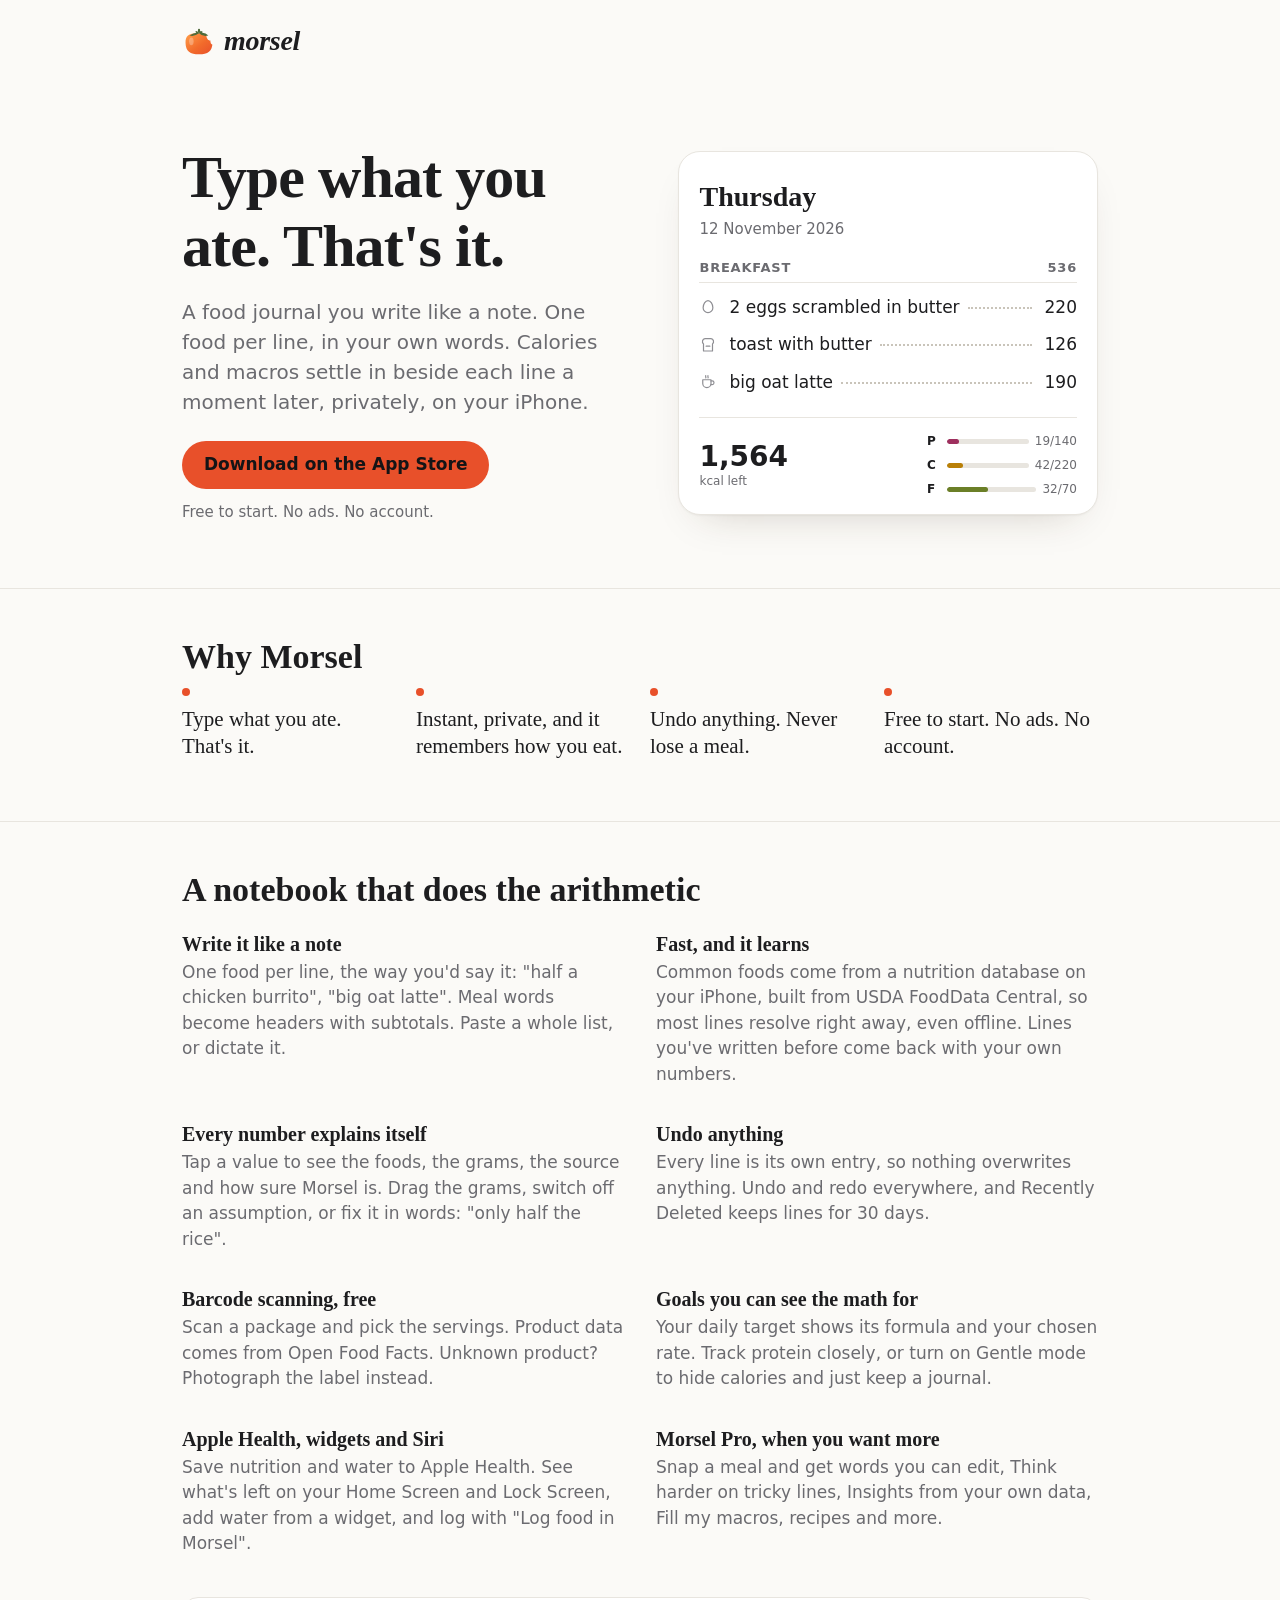
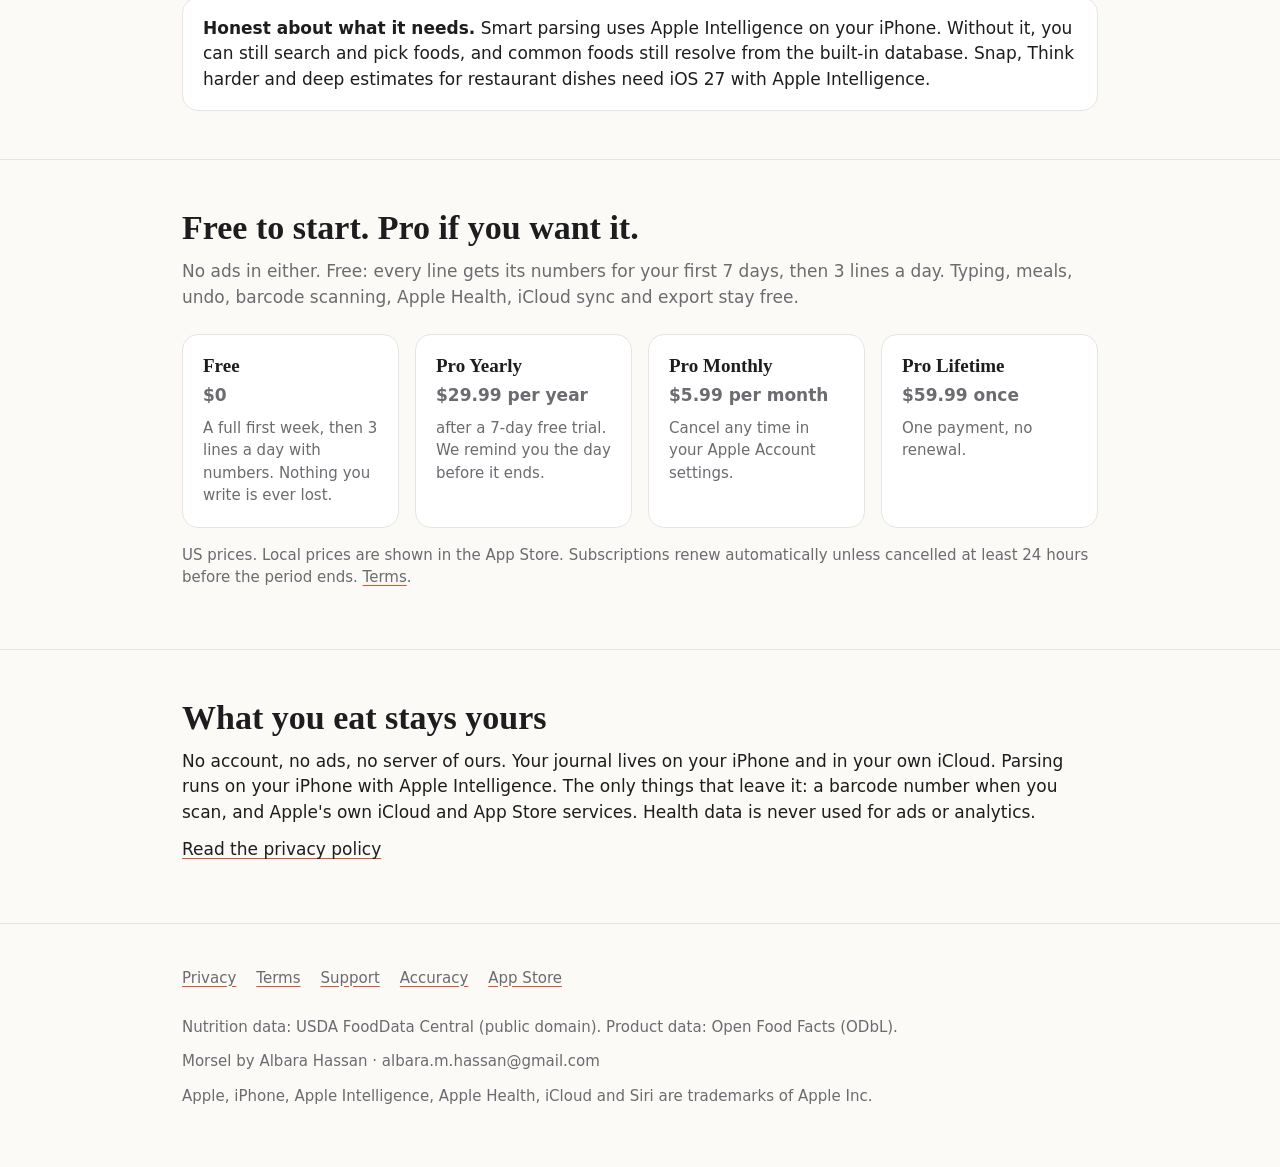
<file: index.html>
<!doctype html>
<html lang="en">
<head>
<meta charset="utf-8">
<meta name="viewport" content="width=device-width, initial-scale=1">
<title>Morsel: Food Journal</title>
<meta name="description" content="Type what you ate, like a note. Morsel finds the calories and macros privately on your iPhone. Undo anything. Free to start, no ads, no account.">
<link rel="canonical" href="https://albarahassan.github.io/morsel-web/">
<meta name="color-scheme" content="light dark">
<meta name="theme-color" content="#FBFAF7" media="(prefers-color-scheme: light)">
<meta name="theme-color" content="#151413" media="(prefers-color-scheme: dark)">
<style>
  :root {
    --paper: #FBFAF7;
    --paper-raised: #FFFFFF;
    --ink: #1D1D1F;
    --ink-2: #6B6B70;
    --ink-3: #8E8E93;
    --rule: #E8E5DF;
    --leader: #C9C4BA;
    --persimmon: #E8502A;
    --on-persimmon: #141416;
    --protein: #9E2F5E;
    --carbs: #B98008;
    --fat: #6B7F27;
    --serif: ui-serif, "New York", Georgia, "Times New Roman", serif;
    --sans: system-ui, -apple-system, "SF Pro Text", "Helvetica Neue", Arial, sans-serif;
  }
  @media (prefers-color-scheme: dark) {
    :root {
      --paper: #151413;
      --paper-raised: #1E1D1B;
      --ink: #F2F1EE;
      --ink-2: #A3A3A8;
      --ink-3: #8E8E94;
      --rule: #2B2A28;
      --leader: #57544F;
      --persimmon: #FF6A45;
      --protein: #E77AA6;
      --carbs: #F2BE4A;
      --fat: #9DB35A;
    }
  }
  *, *::before, *::after { box-sizing: border-box; }
  html { -webkit-text-size-adjust: 100%; }
  body {
    margin: 0;
    background: var(--paper);
    color: var(--ink);
    font: 17px/1.5 var(--sans);
    overflow-wrap: break-word;
  }
  a { color: inherit; text-decoration-color: var(--persimmon); text-underline-offset: 3px; }
  a:hover { color: var(--persimmon); }
  :focus-visible { outline: 2px solid var(--persimmon); outline-offset: 3px; border-radius: 6px; }
  .skip { position: absolute; left: -999px; top: 8px; background: var(--paper-raised); padding: 8px 12px; border-radius: 8px; }
  .skip:focus { left: 16px; }
  .wrap { width: 100%; max-width: 980px; margin: 0 auto; padding: 0 16px; }
  @media (min-width: 640px) { .wrap { padding: 0 32px; } }
  h1, h2, h3 { font-family: var(--serif); font-weight: 600; line-height: 1.15; margin: 0; }
  h2 { font-size: clamp(26px, 4vw, 34px); margin-bottom: 12px; }
  h3 { font-size: 20px; margin-bottom: 4px; }
  p { margin: 0 0 12px; }
  .muted { color: var(--ink-2); }

  header.top { padding: 20px 0; }
  .brand { display: inline-flex; align-items: center; gap: 8px; text-decoration: none; }
  .brand svg { width: 34px; height: 34px; }
  .wordmark { font-family: var(--serif); font-style: italic; font-weight: 600; font-size: 28px; letter-spacing: -0.01em; }

  .hero { display: grid; gap: 40px; padding-top: 24px; padding-bottom: 56px; align-items: center; }
  @media (min-width: 860px) { .hero { grid-template-columns: 1.05fr 1fr; gap: 56px; padding-top: 48px; } }
  .hero h1 { font-size: clamp(38px, 7vw, 60px); letter-spacing: -0.015em; margin-bottom: 16px; }
  .hero .lede { font-size: 20px; color: var(--ink-2); max-width: 32em; }
  .cta { display: flex; flex-wrap: wrap; gap: 12px; align-items: center; margin-top: 24px; }
  .button {
    display: inline-flex; align-items: center; justify-content: center; min-height: 48px; padding: 0 22px;
    border-radius: 999px; background: var(--persimmon); color: var(--on-persimmon); font-weight: 600;
    text-decoration: none;
  }
  .button:hover { color: var(--on-persimmon); filter: brightness(1.05); }
  .cta small { color: var(--ink-2); font-size: 15px; }

  /* The notebook illustration */
  .notebook {
    background: var(--paper-raised); border: 1px solid var(--rule); border-radius: 22px;
    padding: 24px 20px 16px; box-shadow: 0 1px 2px rgba(0,0,0,.04), 0 18px 40px -24px rgba(60,40,20,.25);
    max-width: 440px; width: 100%; justify-self: center;
  }
  .notebook .day { font-family: var(--serif); font-weight: 600; font-size: 28px; }
  .notebook .date { color: var(--ink-2); font-size: 15px; margin-bottom: 18px; }
  .meal { font-size: 13px; font-weight: 600; letter-spacing: .06em; text-transform: uppercase; color: var(--ink-2);
    display: flex; justify-content: space-between; border-bottom: 1px solid var(--rule); padding-bottom: 4px; margin-bottom: 6px; }
  .meal span:last-child { font-variant-numeric: tabular-nums; }
  .lines { list-style: none; margin: 0 0 16px; padding: 0; }
  .line { display: grid; grid-template-columns: 22px 1fr auto; align-items: baseline; gap: 4px 8px; padding: 6px 0; }
  .line svg { width: 18px; height: 18px; align-self: center; color: var(--ink-3); }
  .line .text { display: flex; align-items: baseline; min-width: 0; }
  .line .text span { flex: 0 1 auto; }
  .line .text::after { content: ""; flex: 1 1 1em; min-width: 1em; margin: 0 2px 0 8px; border-bottom: 2px dotted var(--leader); transform: translateY(-4px); }
  .line .value { font-weight: 500; font-variant-numeric: tabular-nums; text-align: right; min-width: 3.2ch; }
  /* Values settle in once, like the app's ink settle; static with Reduce Motion. */
  @media (prefers-reduced-motion: no-preference) {
    .line .value { animation: settle .5s ease-out .2s both; }
    .line:nth-child(2) .value { animation-delay: .35s; }
    .line:nth-child(3) .value { animation-delay: .5s; }
  }
  @keyframes settle { from { opacity: .4; transform: translateY(6px); } to { opacity: 1; transform: none; } }
  .goalbar { display: flex; justify-content: space-between; align-items: center; gap: 12px; flex-wrap: wrap;
    border-top: 1px solid var(--rule); padding-top: 14px; }
  .goalbar .left { font-family: var(--sans); font-weight: 600; font-size: 28px; font-variant-numeric: tabular-nums; line-height: 1; }
  .goalbar .left small { display: block; font-size: 12px; font-weight: 500; color: var(--ink-2); margin-top: 4px; }
  .macros { display: grid; gap: 6px; font-size: 12px; font-variant-numeric: tabular-nums; min-width: 150px; }
  .macro { display: grid; grid-template-columns: 1.2em 1fr auto; gap: 6px; align-items: center; color: var(--ink-2); }
  .macro b { color: var(--ink); font-weight: 600; }
  .bar { height: 5px; background: var(--rule); border-radius: 3px; overflow: hidden; }
  .bar i { display: block; height: 100%; border-radius: 3px; }

  section { padding: 48px 0; border-top: 1px solid var(--rule); }
  .promises { display: grid; gap: 20px; }
  @media (min-width: 720px) { .promises { grid-template-columns: repeat(4, 1fr); } }
  .promise { font-family: var(--serif); font-size: 21px; line-height: 1.3; }
  .promise::before { content: ""; display: block; width: 8px; height: 8px; border-radius: 50%; background: var(--persimmon); margin-bottom: 10px; }

  .features { display: grid; gap: 24px 32px; margin-top: 24px; }
  @media (min-width: 720px) { .features { grid-template-columns: repeat(2, 1fr); } }
  .features p { color: var(--ink-2); }

  .note { background: var(--paper-raised); border: 1px solid var(--rule); border-radius: 16px; padding: 18px 20px; margin-top: 28px; }
  .note p:last-child { margin-bottom: 0; }

  .plans { display: grid; gap: 16px; margin-top: 24px; }
  @media (min-width: 720px) { .plans { grid-template-columns: repeat(4, 1fr); } }
  .plan { background: var(--paper-raised); border: 1px solid var(--rule); border-radius: 16px; padding: 20px; }
  .plan h3 { font-size: 19px; }
  .plan .price { font-size: 17px; font-weight: 600; margin: 6px 0 8px; }
  .plan p { color: var(--ink-2); font-size: 15px; margin: 0; }

  footer { border-top: 1px solid var(--rule); padding: 32px 0 48px; color: var(--ink-2); font-size: 15px; }
  footer nav { display: flex; flex-wrap: wrap; gap: 8px 20px; margin-bottom: 16px; }
  footer nav a { min-height: 44px; display: inline-flex; align-items: center; }

</style>
</head>
<body>
<a class="skip" href="#main">Skip to content</a>

<!-- The Morsel mark: a bitten persimmon (geometry from PolishKit/Brand/PersimmonMark.swift, 24-unit grid). -->
<svg width="0" height="0" style="position:absolute" aria-hidden="true" focusable="false">
  <defs>
    <linearGradient id="fruit" x1="0" y1="0" x2="1" y2="1">
      <stop offset="0" stop-color="#FF9E4A"/>
      <stop offset=".55" stop-color="#F26B2B"/>
      <stop offset="1" stop-color="#E8502A"/>
    </linearGradient>
    <mask id="bite" maskUnits="userSpaceOnUse" x="0" y="0" width="24" height="24">
      <rect width="24" height="24" fill="#fff"/>
      <circle cx="20.6" cy="8.6" r="3.3" fill="#000"/>
      <circle cx="22.4" cy="12.4" r="2.3" fill="#000"/>
      <circle cx="17.4" cy="5.9" r="2.2" fill="#000"/>
    </mask>
    <symbol id="mark" viewBox="0 0 24 24">
      <path mask="url(#bite)" fill="url(#fruit)" d="M12 6.6C19.2 6.4 21.6 8.2 21.5 13.4C21.4 19.2 18.2 21.4 12 21.4C5.8 21.4 2.6 19.2 2.5 13.4C2.4 8.2 4.8 6.4 12 6.6Z"/>
      <ellipse cx="6.6" cy="12.25" rx="1.6" ry="2.75" fill="#fff" fill-opacity=".28"/>
      <path fill="#4F6B3B" d="M12 6.6Q9.5 5.3 5.4 8.2Q8.22 9.3 12 6.6ZM12 6.6Q16.1 5.3 18.6 8.2Q14.82 9.3 12 6.6ZM12 6.6Q10.15 3.95 9.4 5.5Q11.03 7.95 12 6.6ZM12 6.6Q12.75 3.95 14.6 5.5Q13.63 7.95 12 6.6Z"/>
      <rect x="11.25" y="3.4" width="1.5" height="3" rx=".75" fill="#4F6B3B"/>
    </symbol>
  </defs>
</svg>

<header class="top">
  <div class="wrap">
    <a class="brand" href="./" aria-label="Morsel home">
      <svg aria-hidden="true" focusable="false"><use href="#mark"/></svg>
      <span class="wordmark">morsel</span>
    </a>
  </div>
</header>

<main id="main">
  <div class="wrap hero">
    <div>
      <h1>Type what you ate. That's&nbsp;it.</h1>
      <p class="lede">A food journal you write like a note. One food per line, in your own words. Calories and macros settle in beside each line a moment later, privately, on your iPhone.</p>
      <div class="cta">
        <a class="button" href="https://apps.apple.com/app/id6822028978">Download on the App Store</a>
        <small>Free to start. No ads. No account.</small>
      </div>
    </div>

    <figure class="notebook" aria-label="Illustration of a Morsel journal page: three lines with their calories in a column on the right">
      <div class="day" aria-hidden="true">Thursday</div>
      <div class="date" aria-hidden="true">12 November 2026</div>
      <div class="meal" aria-hidden="true"><span>Breakfast</span><span>536</span></div>
      <ul class="lines">
        <li class="line">
          <svg viewBox="0 0 24 24" fill="none" stroke="currentColor" stroke-width="1.6" stroke-linecap="round" aria-hidden="true"><path d="M12 3.5c3.6 0 6.5 5 6.5 9.5a6.5 6.5 0 0 1-13 0c0-4.5 2.9-9.5 6.5-9.5Z"/></svg>
          <span class="text"><span>2 eggs scrambled in butter</span></span>
          <span class="value">220</span>
        </li>
        <li class="line">
          <svg viewBox="0 0 24 24" fill="none" stroke="currentColor" stroke-width="1.6" stroke-linecap="round" stroke-linejoin="round" aria-hidden="true"><path d="M6 20V10.5A4 4 0 0 1 8 3.5h8a4 4 0 0 1 2 7V20Z"/><path d="M9.5 13.5h5"/></svg>
          <span class="text"><span>toast with butter</span></span>
          <span class="value">126</span>
        </li>
        <li class="line">
          <svg viewBox="0 0 24 24" fill="none" stroke="currentColor" stroke-width="1.6" stroke-linecap="round" stroke-linejoin="round" aria-hidden="true"><path d="M5 9h11v5a5.5 5.5 0 0 1-11 0Z"/><path d="M16 10.5h1.5a2.5 2.5 0 0 1 0 5H16"/><path d="M9 3.5c-.8 1 .8 2-0 3M12 3.5c-.8 1 .8 2 0 3"/></svg>
          <span class="text"><span>big oat latte</span></span>
          <span class="value">190</span>
        </li>
      </ul>
      <div class="goalbar" aria-hidden="true">
        <div class="left">1,564<small>kcal left</small></div>
        <div class="macros">
          <div class="macro"><b>P</b><span class="bar"><i style="width:14%;background:var(--protein)"></i></span><span>19/140</span></div>
          <div class="macro"><b>C</b><span class="bar"><i style="width:19%;background:var(--carbs)"></i></span><span>42/220</span></div>
          <div class="macro"><b>F</b><span class="bar"><i style="width:46%;background:var(--fat)"></i></span><span>32/70</span></div>
        </div>
      </div>
    </figure>
  </div>

  <section aria-labelledby="promises">
    <div class="wrap">
      <h2 id="promises">Why Morsel</h2>
      <div class="promises">
        <p class="promise">Type what you ate. That's it.</p>
        <p class="promise">Instant, private, and it remembers how you eat.</p>
        <p class="promise">Undo anything. Never lose a meal.</p>
        <p class="promise">Free to start. No ads. No account.</p>
      </div>
    </div>
  </section>

  <section aria-labelledby="features">
    <div class="wrap">
      <h2 id="features">A notebook that does the arithmetic</h2>
      <div class="features">
        <div>
          <h3>Write it like a note</h3>
          <p>One food per line, the way you'd say it: "half a chicken burrito", "big oat latte". Meal words become headers with subtotals. Paste a whole list, or dictate it.</p>
        </div>
        <div>
          <h3>Fast, and it learns</h3>
          <p>Common foods come from a nutrition database on your iPhone, built from USDA FoodData Central, so most lines resolve right away, even offline. Lines you've written before come back with your own numbers.</p>
        </div>
        <div>
          <h3>Every number explains itself</h3>
          <p>Tap a value to see the foods, the grams, the source and how sure Morsel is. Drag the grams, switch off an assumption, or fix it in words: "only half the rice".</p>
        </div>
        <div>
          <h3>Undo anything</h3>
          <p>Every line is its own entry, so nothing overwrites anything. Undo and redo everywhere, and Recently Deleted keeps lines for 30 days.</p>
        </div>
        <div>
          <h3>Barcode scanning, free</h3>
          <p>Scan a package and pick the servings. Product data comes from Open Food Facts. Unknown product? Photograph the label instead.</p>
        </div>
        <div>
          <h3>Goals you can see the math for</h3>
          <p>Your daily target shows its formula and your chosen rate. Track protein closely, or turn on Gentle mode to hide calories and just keep a journal.</p>
        </div>
        <div>
          <h3>Apple Health, widgets and Siri</h3>
          <p>Save nutrition and water to Apple Health. See what's left on your Home Screen and Lock Screen, add water from a widget, and log with "Log food in Morsel".</p>
        </div>
        <div>
          <h3>Morsel Pro, when you want more</h3>
          <p>Snap a meal and get words you can edit, Think harder on tricky lines, Insights from your own data, Fill my macros, recipes and more.</p>
        </div>
      </div>
      <div class="note">
        <p><strong>Honest about what it needs.</strong> Smart parsing uses Apple Intelligence on your iPhone. Without it, you can still search and pick foods, and common foods still resolve from the built-in database. Snap, Think harder and deep estimates for restaurant dishes need iOS 27 with Apple Intelligence.</p>
      </div>
    </div>
  </section>

  <section aria-labelledby="pricing">
    <div class="wrap">
      <h2 id="pricing">Free to start. Pro if you want it.</h2>
      <p class="muted">No ads in either. Free: every line gets its numbers for your first 7 days, then 3 lines a day. Typing, meals, undo, barcode scanning, Apple Health, iCloud sync and export stay free.</p>
      <div class="plans">
        <div class="plan">
          <h3>Free</h3>
          <p class="price">$0</p>
          <p>A full first week, then 3 lines a day with numbers. Nothing you write is ever lost.</p>
        </div>
        <div class="plan">
          <h3>Pro Yearly</h3>
          <p class="price">$29.99 per year</p>
          <p>after a 7-day free trial. We remind you the day before it ends.</p>
        </div>
        <div class="plan">
          <h3>Pro Monthly</h3>
          <p class="price">$5.99 per month</p>
          <p>Cancel any time in your Apple Account settings.</p>
        </div>
        <div class="plan">
          <h3>Pro Lifetime</h3>
          <p class="price">$59.99 once</p>
          <p>One payment, no renewal.</p>
        </div>
      </div>
      <p class="muted" style="margin-top:16px;font-size:15px">US prices. Local prices are shown in the App Store. Subscriptions renew automatically unless cancelled at least 24 hours before the period ends. <a href="https://www.apple.com/legal/internet-services/itunes/dev/stdeula/">Terms</a>.</p>
    </div>
  </section>

  <section aria-labelledby="privacy">
    <div class="wrap">
      <h2 id="privacy">What you eat stays yours</h2>
      <p>No account, no ads, no server of ours. Your journal lives on your iPhone and in your own iCloud. Parsing runs on your iPhone with Apple Intelligence. The only things that leave it: a barcode number when you scan, and Apple's own iCloud and App Store services. Health data is never used for ads or analytics.</p>
      <p><a href="privacy.html">Read the privacy policy</a></p>
    </div>
  </section>
</main>

<footer>
  <div class="wrap">
    <nav aria-label="Footer">
      <a href="privacy.html">Privacy</a>
      <a href="https://www.apple.com/legal/internet-services/itunes/dev/stdeula/">Terms</a>
      <a href="support.html">Support</a>
      <a href="accuracy.html">Accuracy</a>
      <a href="https://apps.apple.com/app/id6822028978">App Store</a>
    </nav>
    <p>Nutrition data: USDA FoodData Central (public domain). Product data: Open Food Facts (ODbL).</p>
    <p>Morsel by Albara Hassan · albara.m.hassan@gmail.com</p>
    <p>Apple, iPhone, Apple Intelligence, Apple Health, iCloud and Siri are trademarks of Apple Inc.</p>
  </div>
</footer>
</body>
</html>
</file>
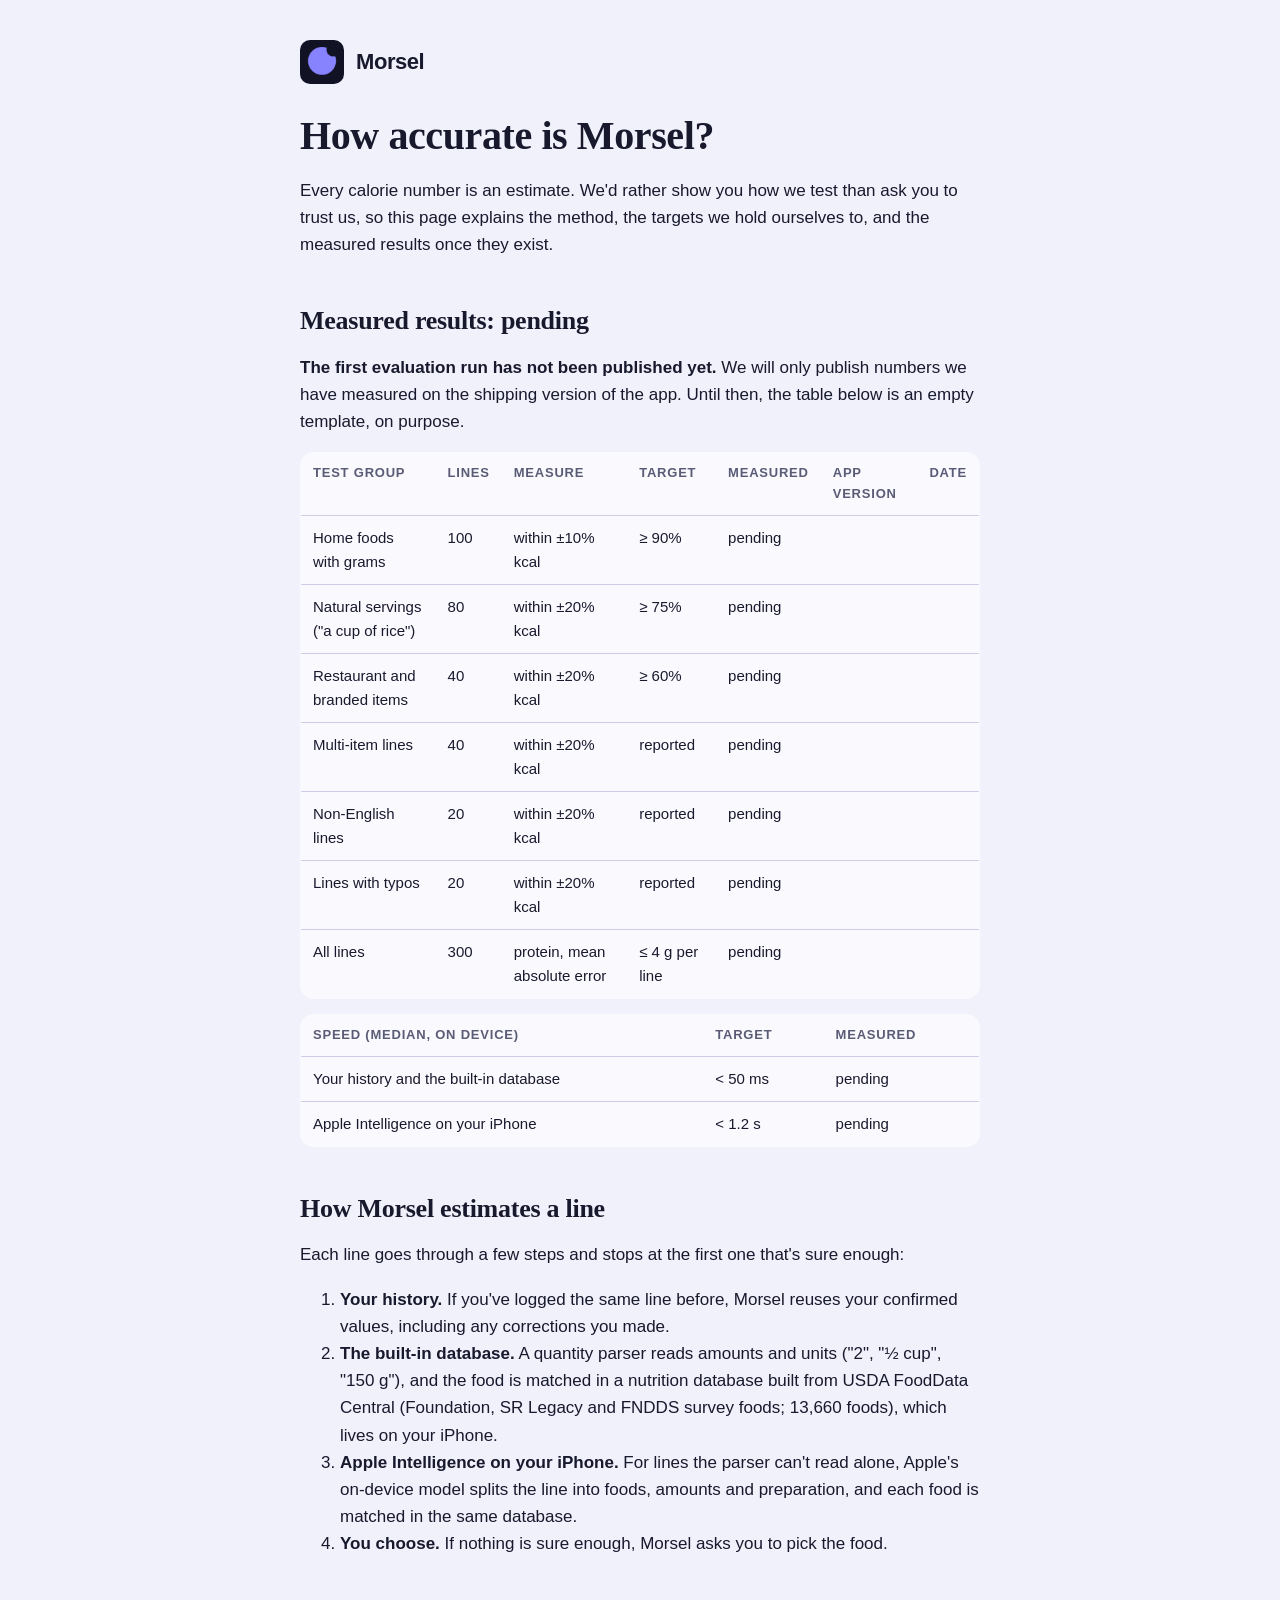
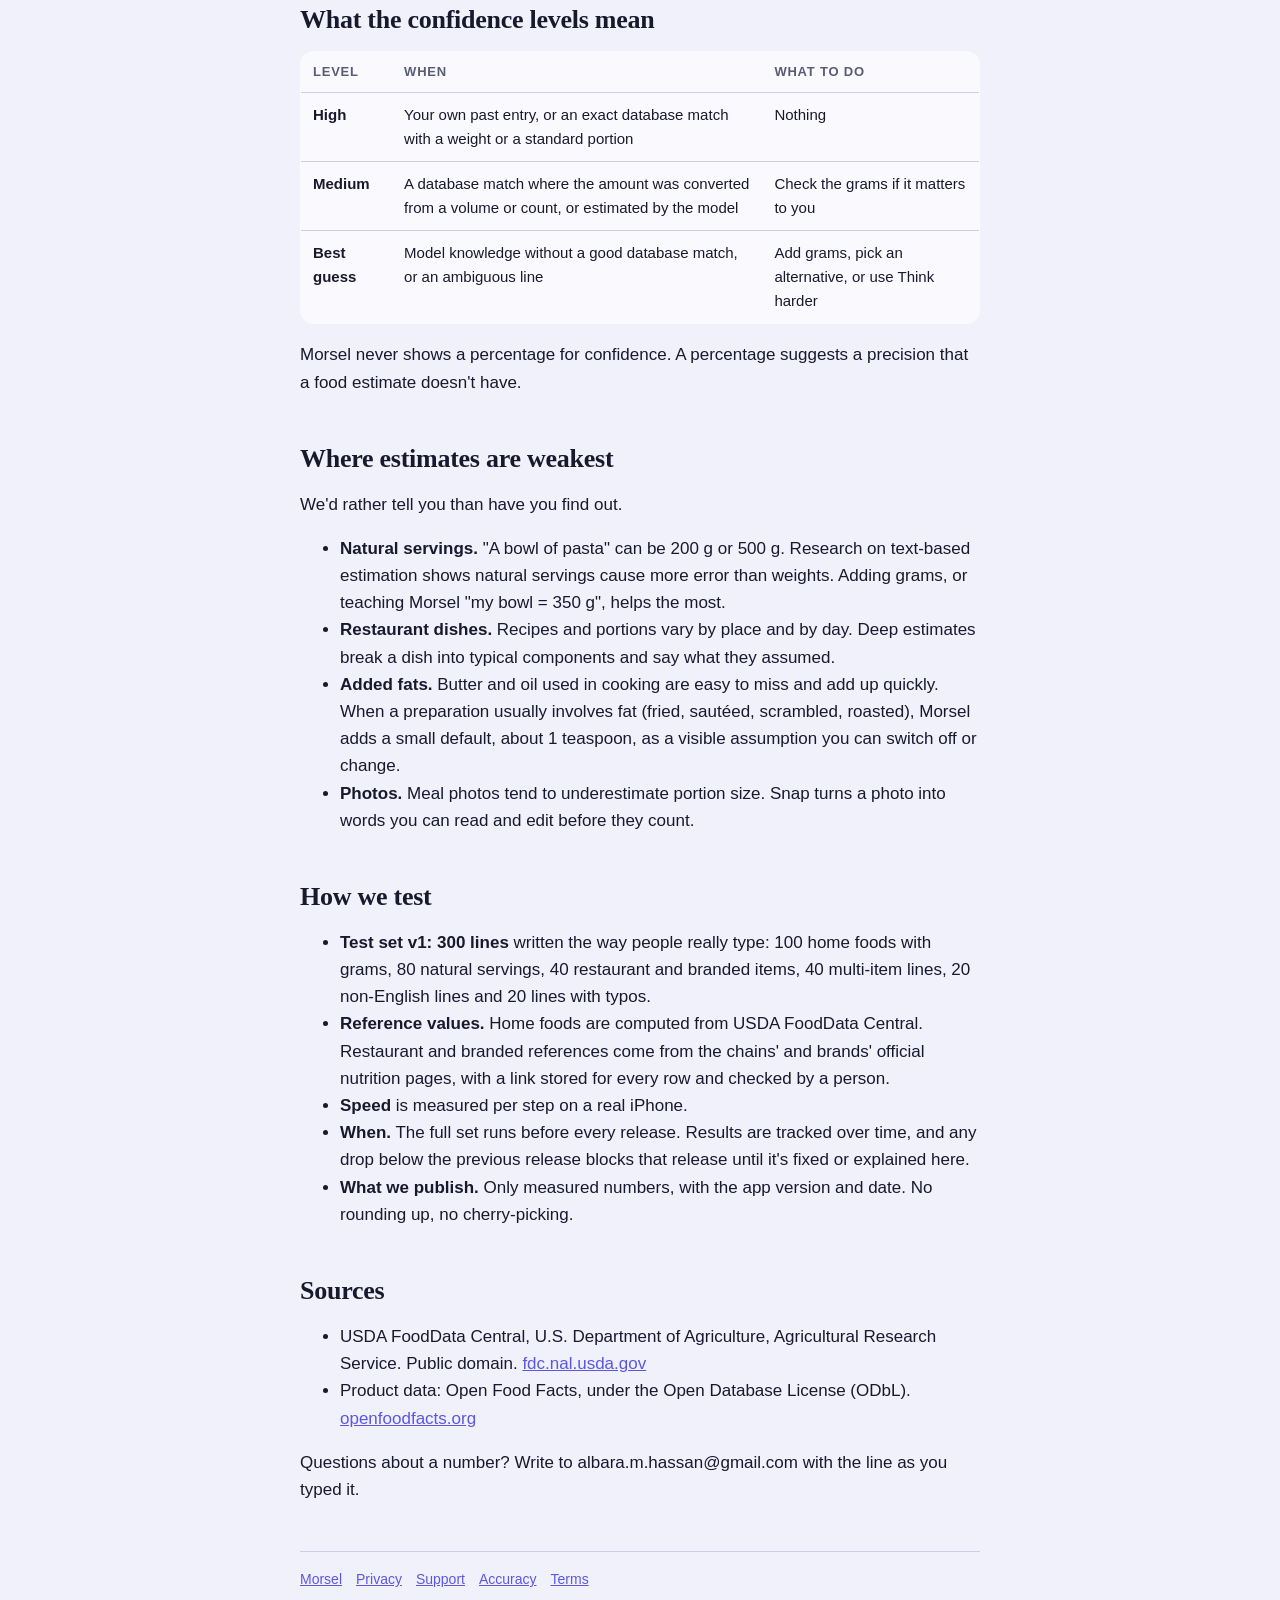
<file: accuracy.html>
<!doctype html><html lang="en"><head><meta charset="utf-8"><meta name="viewport" content="width=device-width, initial-scale=1">
<title>Morsel · Accuracy</title><link rel="stylesheet" href="style.css"><link rel="icon" href="icon.png"></head>
<body><main><header><img src="icon.png" alt=""><a href="./">Morsel</a></header><h1>How accurate is Morsel?</h1>
<p>Every calorie number is an estimate. We'd rather show you how we test than ask you to trust us, so this page explains the method, the targets we hold ourselves to, and the measured results once they exist.</p>
<h2>Measured results: pending</h2>
<p><strong>The first evaluation run has not been published yet.</strong> We will only publish numbers we have measured on the shipping version of the app. Until then, the table below is an empty template, on purpose.</p>
<table>
<thead>
<tr>
<th>Test group</th>
<th>Lines</th>
<th>Measure</th>
<th>Target</th>
<th>Measured</th>
<th>App version</th>
<th>Date</th>
</tr>
</thead>
<tbody>
<tr>
<td>Home foods with grams</td>
<td>100</td>
<td>within ±10% kcal</td>
<td>≥ 90%</td>
<td>pending</td>
<td></td>
<td></td>
</tr>
<tr>
<td>Natural servings ("a cup of rice")</td>
<td>80</td>
<td>within ±20% kcal</td>
<td>≥ 75%</td>
<td>pending</td>
<td></td>
<td></td>
</tr>
<tr>
<td>Restaurant and branded items</td>
<td>40</td>
<td>within ±20% kcal</td>
<td>≥ 60%</td>
<td>pending</td>
<td></td>
<td></td>
</tr>
<tr>
<td>Multi-item lines</td>
<td>40</td>
<td>within ±20% kcal</td>
<td>reported</td>
<td>pending</td>
<td></td>
<td></td>
</tr>
<tr>
<td>Non-English lines</td>
<td>20</td>
<td>within ±20% kcal</td>
<td>reported</td>
<td>pending</td>
<td></td>
<td></td>
</tr>
<tr>
<td>Lines with typos</td>
<td>20</td>
<td>within ±20% kcal</td>
<td>reported</td>
<td>pending</td>
<td></td>
<td></td>
</tr>
<tr>
<td>All lines</td>
<td>300</td>
<td>protein, mean absolute error</td>
<td>≤ 4 g per line</td>
<td>pending</td>
<td></td>
<td></td>
</tr>
</tbody>
</table>
<table>
<thead>
<tr>
<th>Speed (median, on device)</th>
<th>Target</th>
<th>Measured</th>
</tr>
</thead>
<tbody>
<tr>
<td>Your history and the built-in database</td>
<td>&lt; 50 ms</td>
<td>pending</td>
</tr>
<tr>
<td>Apple Intelligence on your iPhone</td>
<td>&lt; 1.2 s</td>
<td>pending</td>
</tr>
</tbody>
</table>
<h2>How Morsel estimates a line</h2>
<p>Each line goes through a few steps and stops at the first one that's sure enough:</p>
<ol>
<li><strong>Your history.</strong> If you've logged the same line before, Morsel reuses your confirmed values, including any corrections you made.</li>
<li><strong>The built-in database.</strong> A quantity parser reads amounts and units ("2", "½ cup", "150 g"), and the food is matched in a nutrition database built from USDA FoodData Central (Foundation, SR Legacy and FNDDS survey foods; 13,660 foods), which lives on your iPhone.</li>
<li><strong>Apple Intelligence on your iPhone.</strong> For lines the parser can't read alone, Apple's on-device model splits the line into foods, amounts and preparation, and each food is matched in the same database.</li>
<li><strong>You choose.</strong> If nothing is sure enough, Morsel asks you to pick the food.</li>
</ol>
<h2>What the confidence levels mean</h2>
<table>
<thead>
<tr>
<th>Level</th>
<th>When</th>
<th>What to do</th>
</tr>
</thead>
<tbody>
<tr>
<td><strong>High</strong></td>
<td>Your own past entry, or an exact database match with a weight or a standard portion</td>
<td>Nothing</td>
</tr>
<tr>
<td><strong>Medium</strong></td>
<td>A database match where the amount was converted from a volume or count, or estimated by the model</td>
<td>Check the grams if it matters to you</td>
</tr>
<tr>
<td><strong>Best guess</strong></td>
<td>Model knowledge without a good database match, or an ambiguous line</td>
<td>Add grams, pick an alternative, or use Think harder</td>
</tr>
</tbody>
</table>
<p>Morsel never shows a percentage for confidence. A percentage suggests a precision that a food estimate doesn't have.</p>
<h2>Where estimates are weakest</h2>
<p>We'd rather tell you than have you find out.</p>
<ul>
<li><strong>Natural servings.</strong> "A bowl of pasta" can be 200 g or 500 g. Research on text-based estimation shows natural servings cause more error than weights. Adding grams, or teaching Morsel "my bowl = 350 g", helps the most.</li>
<li><strong>Restaurant dishes.</strong> Recipes and portions vary by place and by day. Deep estimates break a dish into typical components and say what they assumed.</li>
<li><strong>Added fats.</strong> Butter and oil used in cooking are easy to miss and add up quickly. When a preparation usually involves fat (fried, sautéed, scrambled, roasted), Morsel adds a small default, about 1 teaspoon, as a visible assumption you can switch off or change.</li>
<li><strong>Photos.</strong> Meal photos tend to underestimate portion size. Snap turns a photo into words you can read and edit before they count.</li>
</ul>
<h2>How we test</h2>
<ul>
<li><strong>Test set v1: 300 lines</strong> written the way people really type: 100 home foods with grams, 80 natural servings, 40 restaurant and branded items, 40 multi-item lines, 20 non-English lines and 20 lines with typos.</li>
<li><strong>Reference values.</strong> Home foods are computed from USDA FoodData Central. Restaurant and branded references come from the chains' and brands' official nutrition pages, with a link stored for every row and checked by a person.</li>
<li><strong>Speed</strong> is measured per step on a real iPhone.</li>
<li><strong>When.</strong> The full set runs before every release. Results are tracked over time, and any drop below the previous release blocks that release until it's fixed or explained here.</li>
<li><strong>What we publish.</strong> Only measured numbers, with the app version and date. No rounding up, no cherry-picking.</li>
</ul>
<h2>Sources</h2>
<ul>
<li>USDA FoodData Central, U.S. Department of Agriculture, Agricultural Research Service. Public domain. <a href="https://fdc.nal.usda.gov">fdc.nal.usda.gov</a></li>
<li>Product data: Open Food Facts, under the Open Database License (ODbL). <a href="https://openfoodfacts.org">openfoodfacts.org</a></li>
</ul>
<p>Questions about a number? Write to albara.m.hassan@gmail.com with the line as you typed it.</p><footer><a href="./">Morsel</a><a href="privacy.html">Privacy</a><a href="support.html">Support</a><a href="accuracy.html">Accuracy</a><a href="https://www.apple.com/legal/internet-services/itunes/dev/stdeula/">Terms</a></footer></main></body></html>
</file>
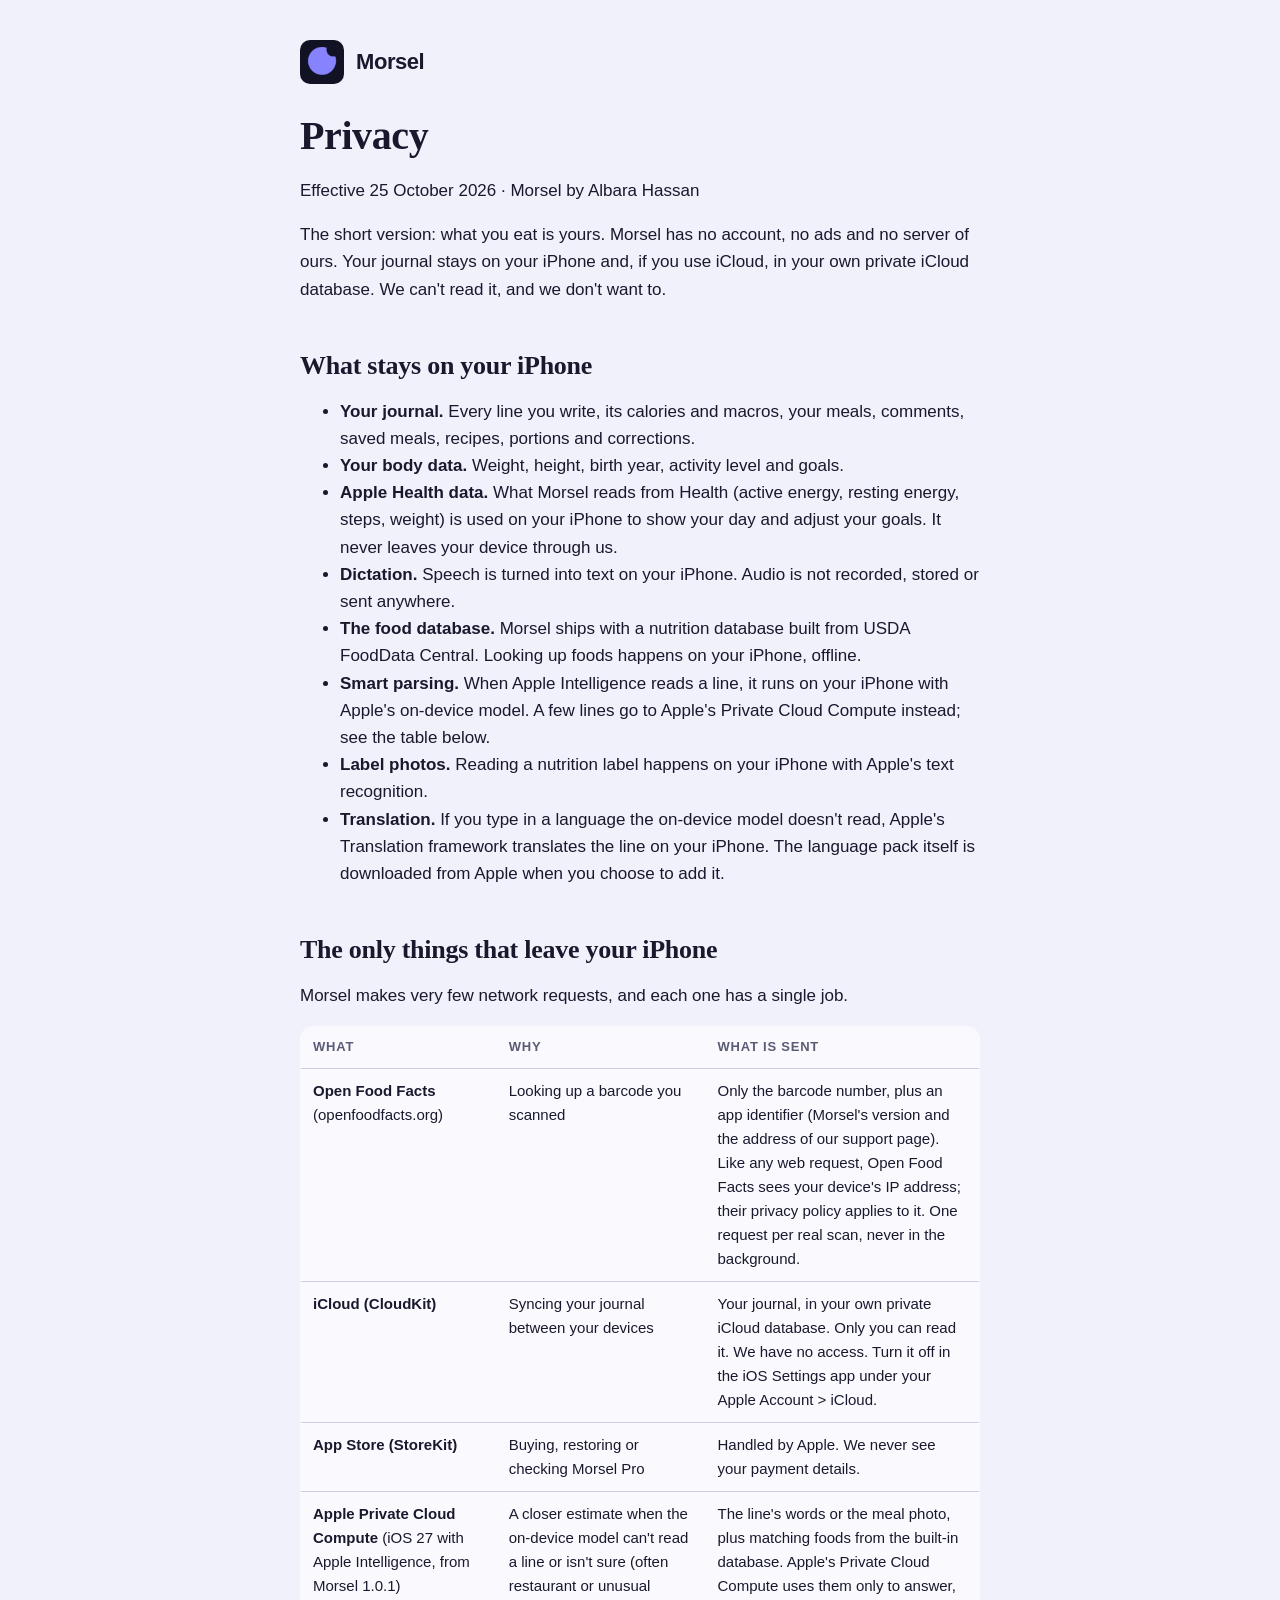
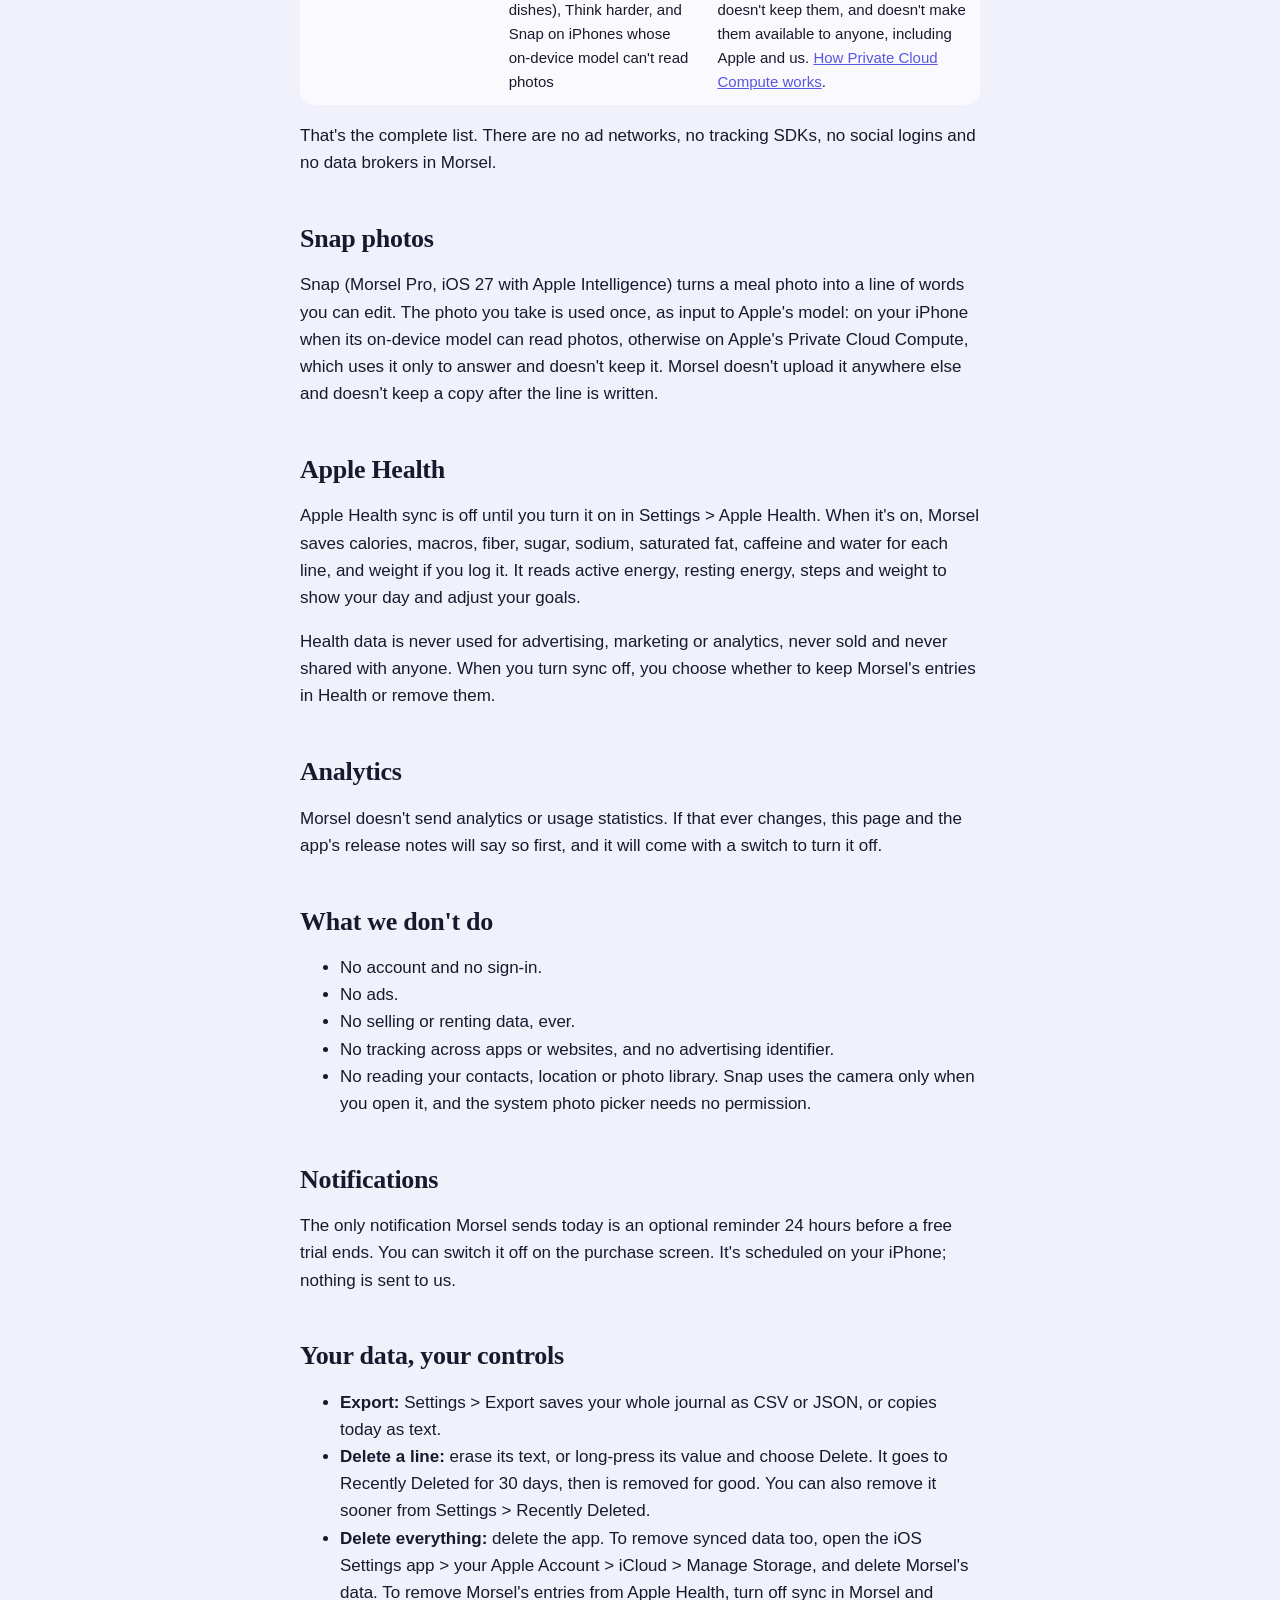
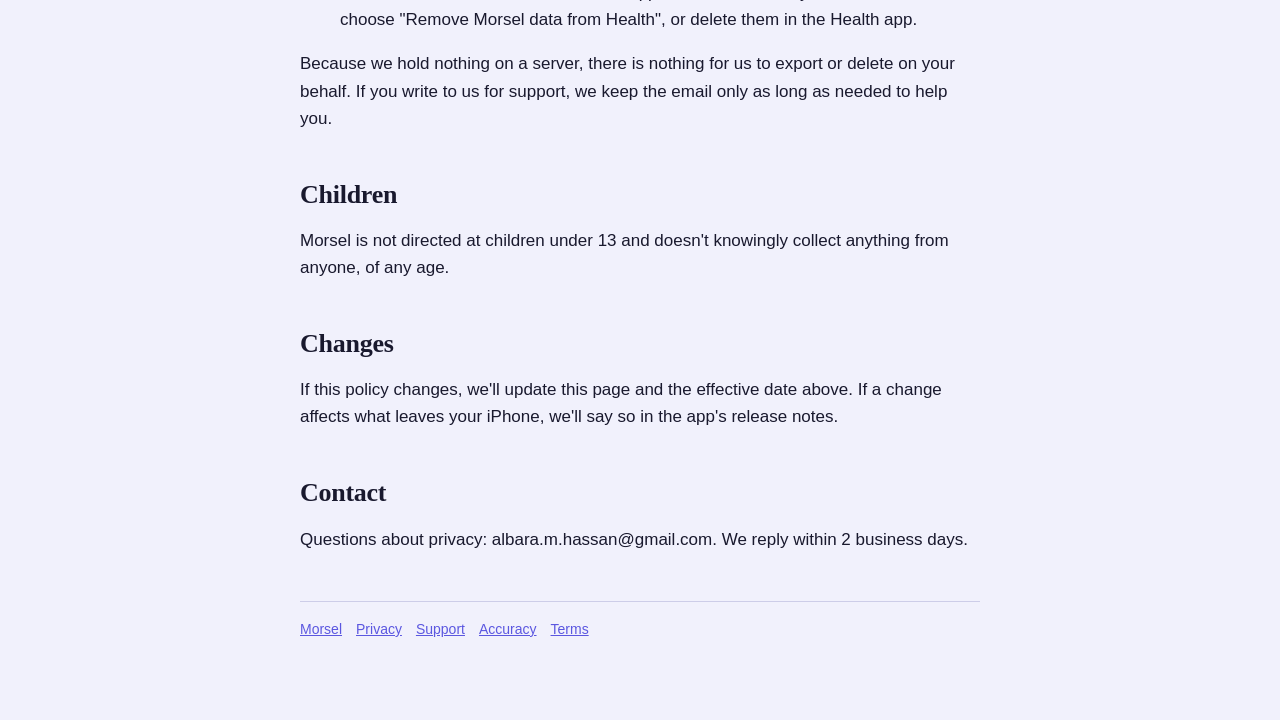
<file: privacy.html>
<!doctype html><html lang="en"><head><meta charset="utf-8"><meta name="viewport" content="width=device-width, initial-scale=1">
<title>Morsel · Privacy</title><link rel="stylesheet" href="style.css"><link rel="icon" href="icon.png"></head>
<body><main><header><img src="icon.png" alt=""><a href="./">Morsel</a></header><h1>Privacy</h1>
<p>Effective 25 October 2026 · Morsel by Albara Hassan</p>
<p>The short version: what you eat is yours. Morsel has no account, no ads and no server of ours. Your journal stays on your iPhone and, if you use iCloud, in your own private iCloud database. We can't read it, and we don't want to.</p>
<h2>What stays on your iPhone</h2>
<ul>
<li><strong>Your journal.</strong> Every line you write, its calories and macros, your meals, comments, saved meals, recipes, portions and corrections.</li>
<li><strong>Your body data.</strong> Weight, height, birth year, activity level and goals.</li>
<li><strong>Apple Health data.</strong> What Morsel reads from Health (active energy, resting energy, steps, weight) is used on your iPhone to show your day and adjust your goals. It never leaves your device through us.</li>
<li><strong>Dictation.</strong> Speech is turned into text on your iPhone. Audio is not recorded, stored or sent anywhere.</li>
<li><strong>The food database.</strong> Morsel ships with a nutrition database built from USDA FoodData Central. Looking up foods happens on your iPhone, offline.</li>
<li><strong>Smart parsing.</strong> When Apple Intelligence reads a line, it runs on your iPhone with Apple's on-device model. A few lines go to Apple's Private Cloud Compute instead; see the table below.</li>
<li><strong>Label photos.</strong> Reading a nutrition label happens on your iPhone with Apple's text recognition.</li>
<li><strong>Translation.</strong> If you type in a language the on-device model doesn't read, Apple's Translation framework translates the line on your iPhone. The language pack itself is downloaded from Apple when you choose to add it.</li>
</ul>
<h2>The only things that leave your iPhone</h2>
<p>Morsel makes very few network requests, and each one has a single job.</p>
<table>
<thead>
<tr>
<th>What</th>
<th>Why</th>
<th>What is sent</th>
</tr>
</thead>
<tbody>
<tr>
<td><strong>Open Food Facts</strong> (openfoodfacts.org)</td>
<td>Looking up a barcode you scanned</td>
<td>Only the barcode number, plus an app identifier (Morsel's version and the address of our support page). Like any web request, Open Food Facts sees your device's IP address; their privacy policy applies to it. One request per real scan, never in the background.</td>
</tr>
<tr>
<td><strong>iCloud (CloudKit)</strong></td>
<td>Syncing your journal between your devices</td>
<td>Your journal, in your own private iCloud database. Only you can read it. We have no access. Turn it off in the iOS Settings app under your Apple Account &gt; iCloud.</td>
</tr>
<tr>
<td><strong>App Store (StoreKit)</strong></td>
<td>Buying, restoring or checking Morsel Pro</td>
<td>Handled by Apple. We never see your payment details.</td>
</tr>
<tr>
<td><strong>Apple Private Cloud Compute</strong> (iOS 27 with Apple Intelligence, from Morsel 1.0.1)</td>
<td>A closer estimate when the on-device model can't read a line or isn't sure (often restaurant or unusual dishes), Think harder, and Snap on iPhones whose on-device model can't read photos</td>
<td>The line's words or the meal photo, plus matching foods from the built-in database. Apple's Private Cloud Compute uses them only to answer, doesn't keep them, and doesn't make them available to anyone, including Apple and us. <a href="https://security.apple.com/blog/private-cloud-compute/">How Private Cloud Compute works</a>.</td>
</tr>
</tbody>
</table>
<p>That's the complete list. There are no ad networks, no tracking SDKs, no social logins and no data brokers in Morsel.</p>
<h2>Snap photos</h2>
<p>Snap (Morsel Pro, iOS 27 with Apple Intelligence) turns a meal photo into a line of words you can edit. The photo you take is used once, as input to Apple's model: on your iPhone when its on-device model can read photos, otherwise on Apple's Private Cloud Compute, which uses it only to answer and doesn't keep it. Morsel doesn't upload it anywhere else and doesn't keep a copy after the line is written.</p>
<h2>Apple Health</h2>
<p>Apple Health sync is off until you turn it on in Settings &gt; Apple Health. When it's on, Morsel saves calories, macros, fiber, sugar, sodium, saturated fat, caffeine and water for each line, and weight if you log it. It reads active energy, resting energy, steps and weight to show your day and adjust your goals.</p>
<p>Health data is never used for advertising, marketing or analytics, never sold and never shared with anyone. When you turn sync off, you choose whether to keep Morsel's entries in Health or remove them.</p>
<h2>Analytics</h2>
<p>Morsel doesn't send analytics or usage statistics. If that ever changes, this page and the app's release notes will say so first, and it will come with a switch to turn it off.</p>
<h2>What we don't do</h2>
<ul>
<li>No account and no sign-in.</li>
<li>No ads.</li>
<li>No selling or renting data, ever.</li>
<li>No tracking across apps or websites, and no advertising identifier.</li>
<li>No reading your contacts, location or photo library. Snap uses the camera only when you open it, and the system photo picker needs no permission.</li>
</ul>
<h2>Notifications</h2>
<p>The only notification Morsel sends today is an optional reminder 24 hours before a free trial ends. You can switch it off on the purchase screen. It's scheduled on your iPhone; nothing is sent to us.</p>
<h2>Your data, your controls</h2>
<ul>
<li><strong>Export:</strong> Settings &gt; Export saves your whole journal as CSV or JSON, or copies today as text.</li>
<li><strong>Delete a line:</strong> erase its text, or long-press its value and choose Delete. It goes to Recently Deleted for 30 days, then is removed for good. You can also remove it sooner from Settings &gt; Recently Deleted.</li>
<li><strong>Delete everything:</strong> delete the app. To remove synced data too, open the iOS Settings app &gt; your Apple Account &gt; iCloud &gt; Manage Storage, and delete Morsel's data. To remove Morsel's entries from Apple Health, turn off sync in Morsel and choose "Remove Morsel data from Health", or delete them in the Health app.</li>
</ul>
<p>Because we hold nothing on a server, there is nothing for us to export or delete on your behalf. If you write to us for support, we keep the email only as long as needed to help you.</p>
<h2>Children</h2>
<p>Morsel is not directed at children under 13 and doesn't knowingly collect anything from anyone, of any age.</p>
<h2>Changes</h2>
<p>If this policy changes, we'll update this page and the effective date above. If a change affects what leaves your iPhone, we'll say so in the app's release notes.</p>
<h2>Contact</h2>
<p>Questions about privacy: albara.m.hassan@gmail.com. We reply within 2 business days.</p><footer><a href="./">Morsel</a><a href="privacy.html">Privacy</a><a href="support.html">Support</a><a href="accuracy.html">Accuracy</a><a href="https://www.apple.com/legal/internet-services/itunes/dev/stdeula/">Terms</a></footer></main></body></html>
</file>
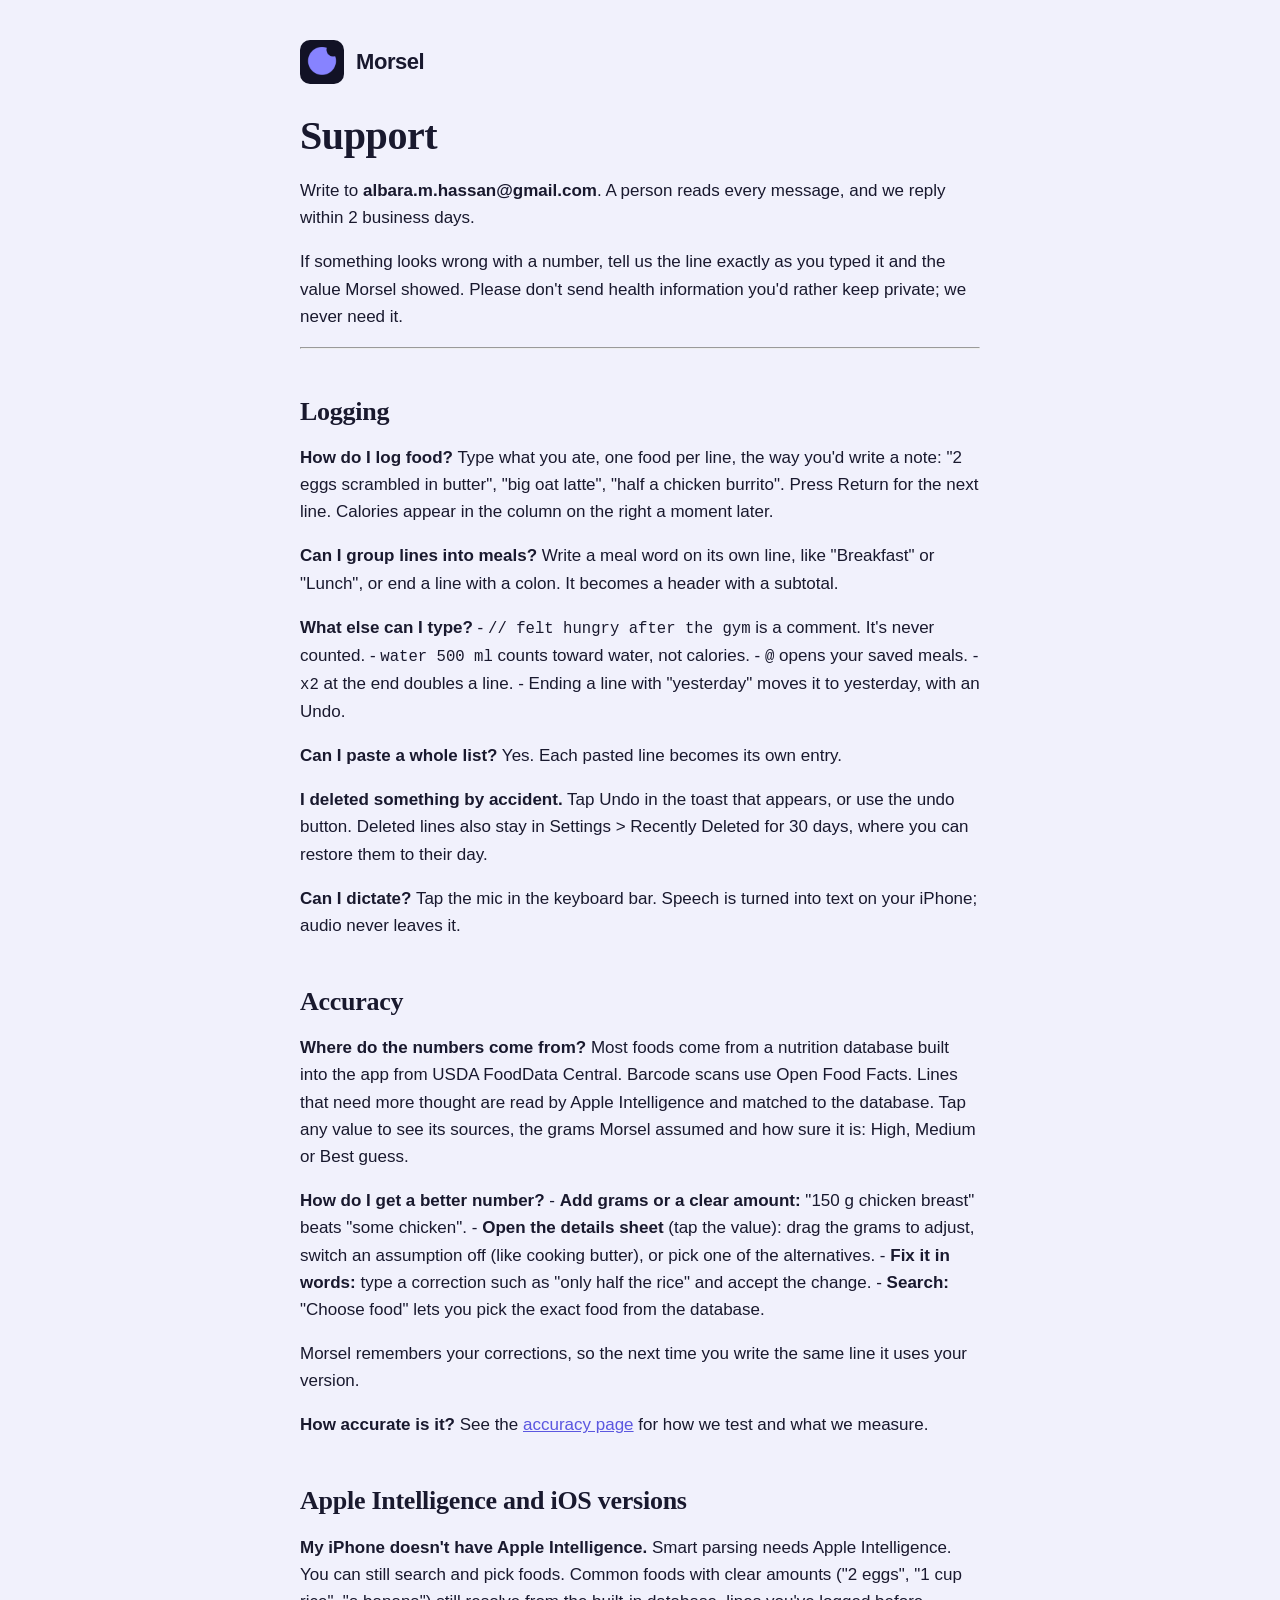
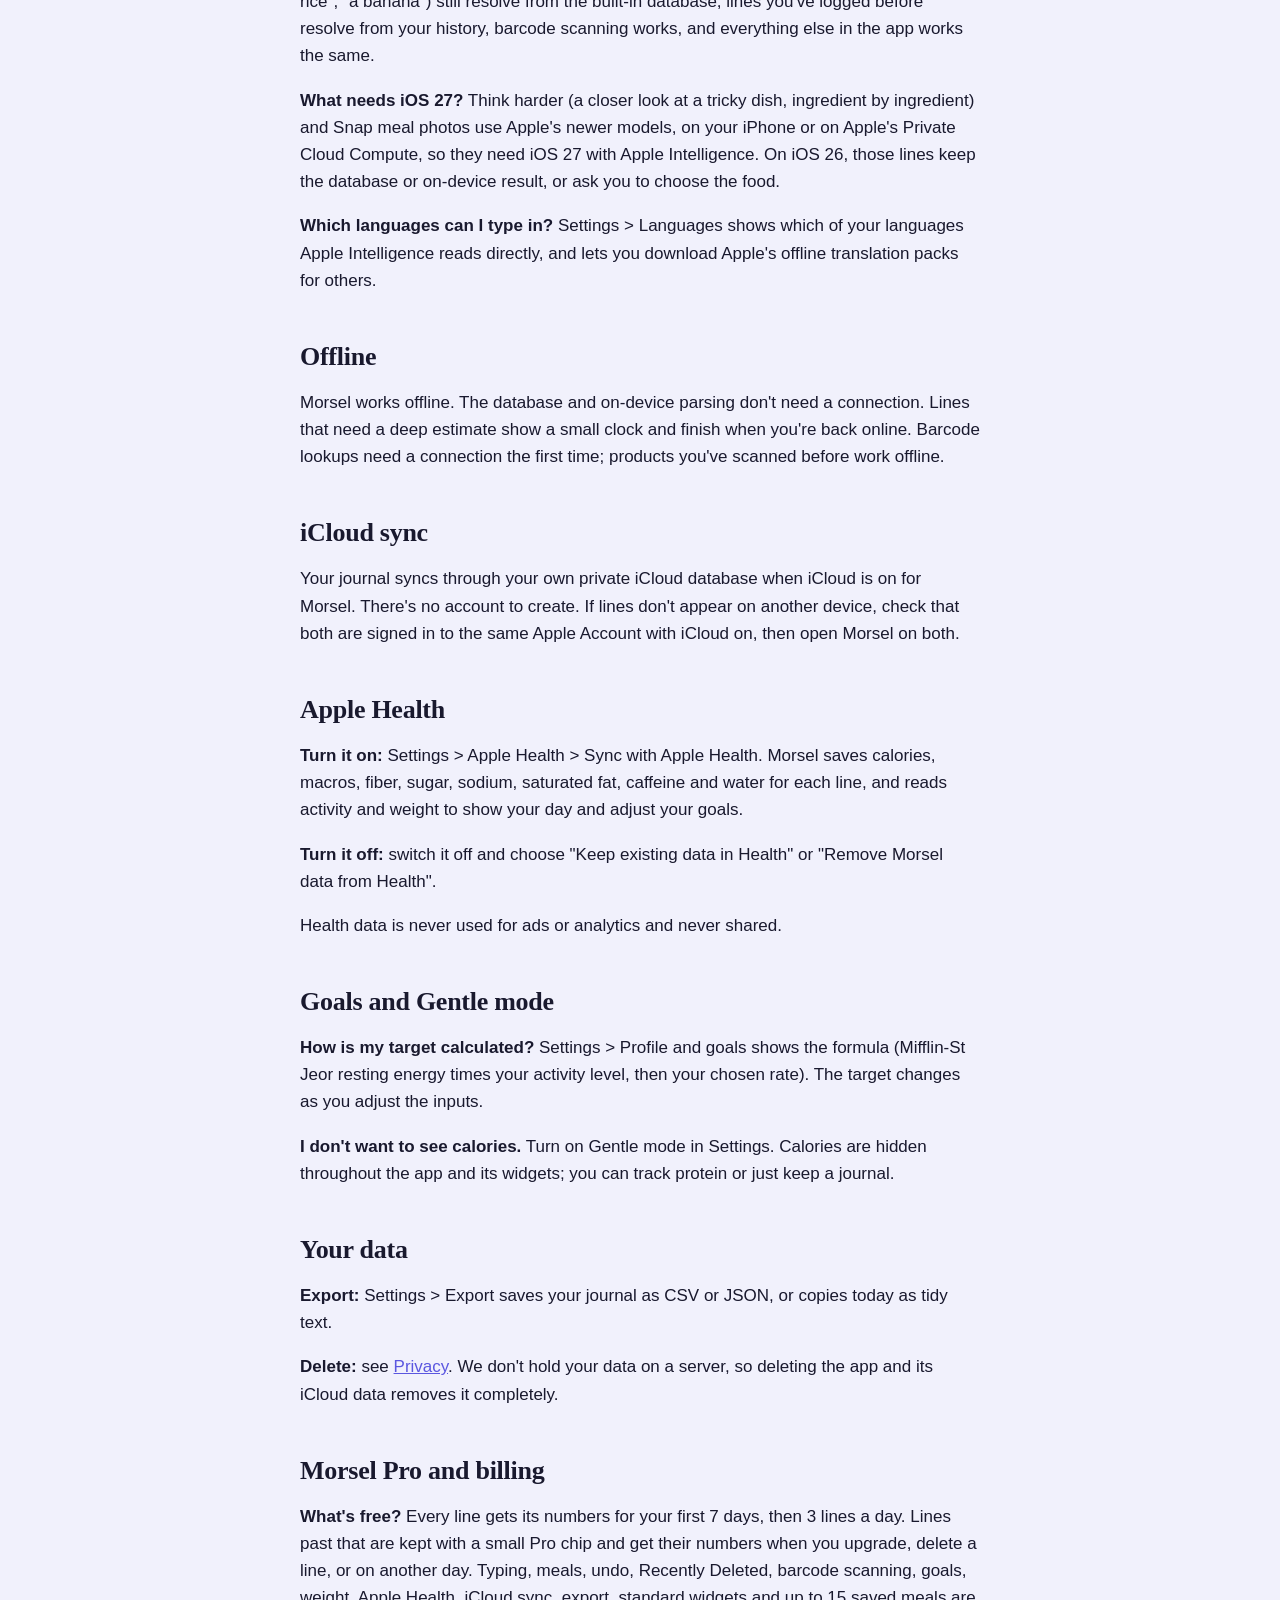
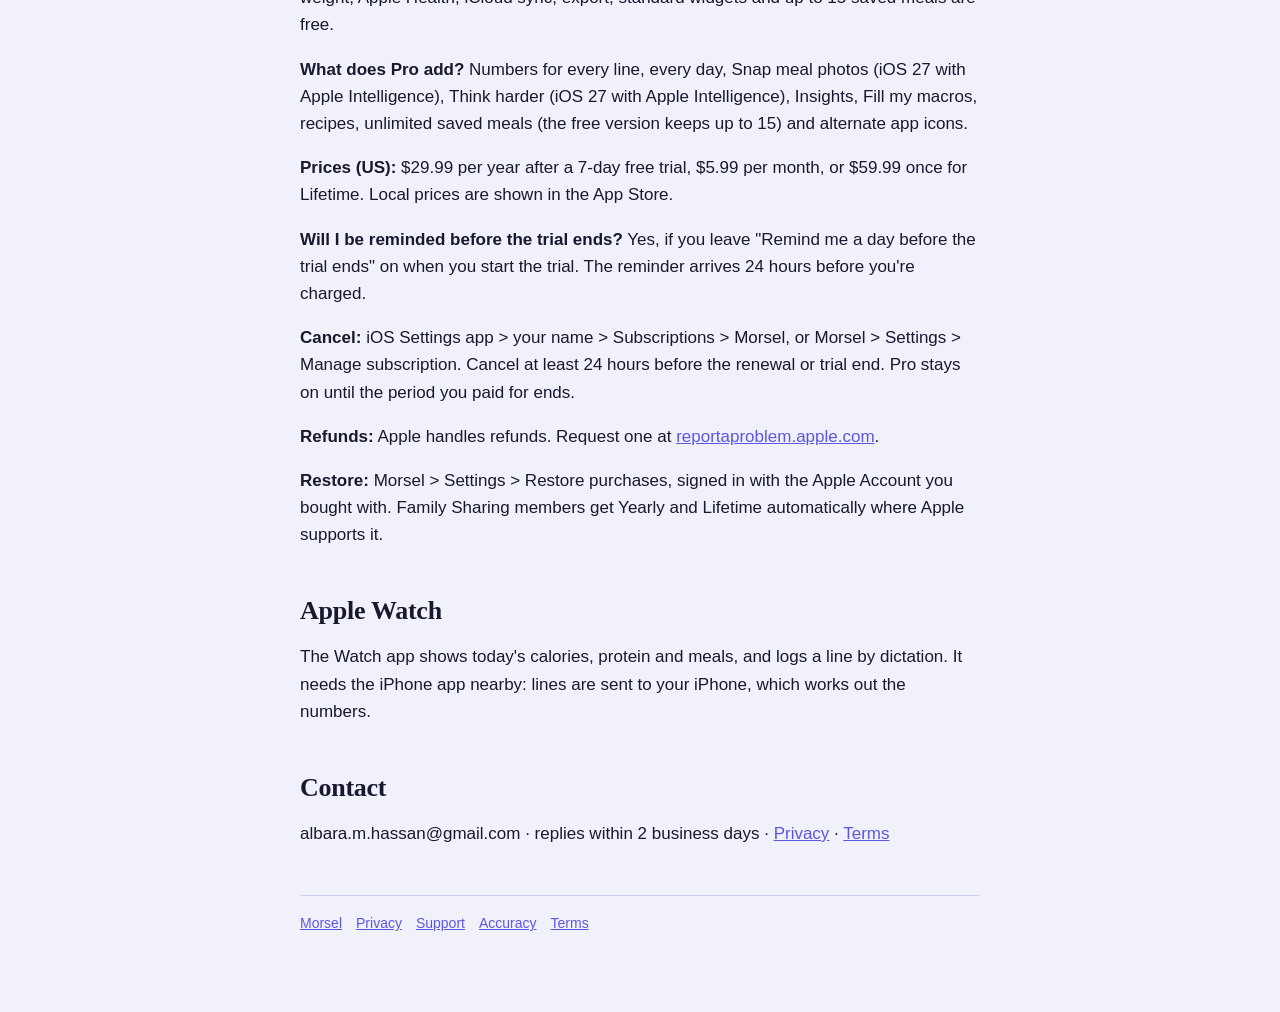
<file: support.html>
<!doctype html><html lang="en"><head><meta charset="utf-8"><meta name="viewport" content="width=device-width, initial-scale=1">
<title>Morsel · Support</title><link rel="stylesheet" href="style.css"><link rel="icon" href="icon.png"></head>
<body><main><header><img src="icon.png" alt=""><a href="./">Morsel</a></header><h1>Support</h1>
<p>Write to <strong>albara.m.hassan@gmail.com</strong>. A person reads every message, and we reply within 2 business days.</p>
<p>If something looks wrong with a number, tell us the line exactly as you typed it and the value Morsel showed. Please don't send health information you'd rather keep private; we never need it.</p>
<hr />
<h2>Logging</h2>
<p><strong>How do I log food?</strong>
Type what you ate, one food per line, the way you'd write a note: "2 eggs scrambled in butter", "big oat latte", "half a chicken burrito". Press Return for the next line. Calories appear in the column on the right a moment later.</p>
<p><strong>Can I group lines into meals?</strong>
Write a meal word on its own line, like "Breakfast" or "Lunch", or end a line with a colon. It becomes a header with a subtotal.</p>
<p><strong>What else can I type?</strong>
- <code>// felt hungry after the gym</code> is a comment. It's never counted.
- <code>water 500 ml</code> counts toward water, not calories.
- <code>@</code> opens your saved meals.
- <code>x2</code> at the end doubles a line.
- Ending a line with "yesterday" moves it to yesterday, with an Undo.</p>
<p><strong>Can I paste a whole list?</strong>
Yes. Each pasted line becomes its own entry.</p>
<p><strong>I deleted something by accident.</strong>
Tap Undo in the toast that appears, or use the undo button. Deleted lines also stay in Settings &gt; Recently Deleted for 30 days, where you can restore them to their day.</p>
<p><strong>Can I dictate?</strong>
Tap the mic in the keyboard bar. Speech is turned into text on your iPhone; audio never leaves it.</p>
<h2>Accuracy</h2>
<p><strong>Where do the numbers come from?</strong>
Most foods come from a nutrition database built into the app from USDA FoodData Central. Barcode scans use Open Food Facts. Lines that need more thought are read by Apple Intelligence and matched to the database. Tap any value to see its sources, the grams Morsel assumed and how sure it is: High, Medium or Best guess.</p>
<p><strong>How do I get a better number?</strong>
- <strong>Add grams or a clear amount:</strong> "150 g chicken breast" beats "some chicken".
- <strong>Open the details sheet</strong> (tap the value): drag the grams to adjust, switch an assumption off (like cooking butter), or pick one of the alternatives.
- <strong>Fix it in words:</strong> type a correction such as "only half the rice" and accept the change.
- <strong>Search:</strong> "Choose food" lets you pick the exact food from the database.</p>
<p>Morsel remembers your corrections, so the next time you write the same line it uses your version.</p>
<p><strong>How accurate is it?</strong>
See the <a href="accuracy.html">accuracy page</a> for how we test and what we measure.</p>
<h2>Apple Intelligence and iOS versions</h2>
<p><strong>My iPhone doesn't have Apple Intelligence.</strong>
Smart parsing needs Apple Intelligence. You can still search and pick foods. Common foods with clear amounts ("2 eggs", "1 cup rice", "a banana") still resolve from the built-in database, lines you've logged before resolve from your history, barcode scanning works, and everything else in the app works the same.</p>
<p><strong>What needs iOS 27?</strong>
Think harder (a closer look at a tricky dish, ingredient by ingredient) and Snap meal photos use Apple's newer models, on your iPhone or on Apple's Private Cloud Compute, so they need iOS 27 with Apple Intelligence. On iOS 26, those lines keep the database or on-device result, or ask you to choose the food.</p>
<p><strong>Which languages can I type in?</strong>
Settings &gt; Languages shows which of your languages Apple Intelligence reads directly, and lets you download Apple's offline translation packs for others.</p>
<h2>Offline</h2>
<p>Morsel works offline. The database and on-device parsing don't need a connection. Lines that need a deep estimate show a small clock and finish when you're back online. Barcode lookups need a connection the first time; products you've scanned before work offline.</p>
<h2>iCloud sync</h2>
<p>Your journal syncs through your own private iCloud database when iCloud is on for Morsel. There's no account to create. If lines don't appear on another device, check that both are signed in to the same Apple Account with iCloud on, then open Morsel on both.</p>
<h2>Apple Health</h2>
<p><strong>Turn it on:</strong> Settings &gt; Apple Health &gt; Sync with Apple Health. Morsel saves calories, macros, fiber, sugar, sodium, saturated fat, caffeine and water for each line, and reads activity and weight to show your day and adjust your goals.</p>
<p><strong>Turn it off:</strong> switch it off and choose "Keep existing data in Health" or "Remove Morsel data from Health".</p>
<p>Health data is never used for ads or analytics and never shared.</p>
<h2>Goals and Gentle mode</h2>
<p><strong>How is my target calculated?</strong>
Settings &gt; Profile and goals shows the formula (Mifflin-St Jeor resting energy times your activity level, then your chosen rate). The target changes as you adjust the inputs.</p>
<p><strong>I don't want to see calories.</strong>
Turn on Gentle mode in Settings. Calories are hidden throughout the app and its widgets; you can track protein or just keep a journal.</p>
<h2>Your data</h2>
<p><strong>Export:</strong> Settings &gt; Export saves your journal as CSV or JSON, or copies today as tidy text.</p>
<p><strong>Delete:</strong> see <a href="privacy.html#your-data-your-controls">Privacy</a>. We don't hold your data on a server, so deleting the app and its iCloud data removes it completely.</p>
<h2>Morsel Pro and billing</h2>
<p><strong>What's free?</strong>
Every line gets its numbers for your first 7 days, then 3 lines a day. Lines past that are kept with a small Pro chip and get their numbers when you upgrade, delete a line, or on another day. Typing, meals, undo, Recently Deleted, barcode scanning, goals, weight, Apple Health, iCloud sync, export, standard widgets and up to 15 saved meals are free.</p>
<p><strong>What does Pro add?</strong>
Numbers for every line, every day, Snap meal photos (iOS 27 with Apple Intelligence), Think harder (iOS 27 with Apple Intelligence), Insights, Fill my macros, recipes, unlimited saved meals (the free version keeps up to 15) and alternate app icons.</p>
<p><strong>Prices (US):</strong> $29.99 per year after a 7-day free trial, $5.99 per month, or $59.99 once for Lifetime. Local prices are shown in the App Store.</p>
<p><strong>Will I be reminded before the trial ends?</strong>
Yes, if you leave "Remind me a day before the trial ends" on when you start the trial. The reminder arrives 24 hours before you're charged.</p>
<p><strong>Cancel:</strong> iOS Settings app &gt; your name &gt; Subscriptions &gt; Morsel, or Morsel &gt; Settings &gt; Manage subscription. Cancel at least 24 hours before the renewal or trial end. Pro stays on until the period you paid for ends.</p>
<p><strong>Refunds:</strong> Apple handles refunds. Request one at <a href="https://reportaproblem.apple.com">reportaproblem.apple.com</a>.</p>
<p><strong>Restore:</strong> Morsel &gt; Settings &gt; Restore purchases, signed in with the Apple Account you bought with. Family Sharing members get Yearly and Lifetime automatically where Apple supports it.</p>
<h2>Apple Watch</h2>
<p>The Watch app shows today's calories, protein and meals, and logs a line by dictation. It needs the iPhone app nearby: lines are sent to your iPhone, which works out the numbers.</p>
<h2>Contact</h2>
<p>albara.m.hassan@gmail.com · replies within 2 business days · <a href="privacy.html">Privacy</a> · <a href="https://www.apple.com/legal/internet-services/itunes/dev/stdeula/">Terms</a></p><footer><a href="./">Morsel</a><a href="privacy.html">Privacy</a><a href="support.html">Support</a><a href="accuracy.html">Accuracy</a><a href="https://www.apple.com/legal/internet-services/itunes/dev/stdeula/">Terms</a></footer></main></body></html>
</file>
<file: style.css>
:root{--paper:#f1f1fc;--raised:#fafafe;--ink:#19192e;--ink2:#5a5b76;--accent:#5b57e0;--rule:#cdcde8}
@media (prefers-color-scheme:dark){:root{--paper:#19192a;--raised:#232337;--ink:#eeeef7;--ink2:#a1a2bc;--accent:#8682ff;--rule:#34344f}}
*{box-sizing:border-box}html{background:var(--paper)}body{margin:0;background:var(--paper);color:var(--ink);font:17px/1.6 -apple-system,BlinkMacSystemFont,"SF Pro Text","Helvetica Neue",sans-serif}
main{max-width:720px;margin:0 auto;padding:40px 20px 80px}header{display:flex;align-items:center;gap:12px;margin-bottom:28px}
header img{width:44px;height:44px;border-radius:10px}header a{color:var(--ink);text-decoration:none;font-weight:800;font-size:22px;letter-spacing:-.02em}
h1,h2,h3{font-family:ui-serif,"New York",Georgia,serif;font-weight:600;letter-spacing:-.01em;line-height:1.2}h1{font-size:40px;margin:.2em 0 .4em}
h2{font-size:26px;margin:1.8em 0 .5em}h3{font-size:20px}a{color:var(--accent)}p,li{color:var(--ink)}
table{width:100%;border-collapse:collapse;margin:1em 0;font-size:15px;background:var(--raised);border:1px solid var(--rule);border-radius:14px;overflow:hidden}
th,td{text-align:left;vertical-align:top;padding:10px 12px;border-bottom:1px solid var(--rule)}th{font-size:13px;text-transform:uppercase;letter-spacing:.06em;color:var(--ink2)}
footer{margin-top:48px;padding-top:16px;border-top:1px solid var(--rule);color:var(--ink2);font-size:14px}footer a{margin-right:14px}
code{font-size:.92em}
</file>
